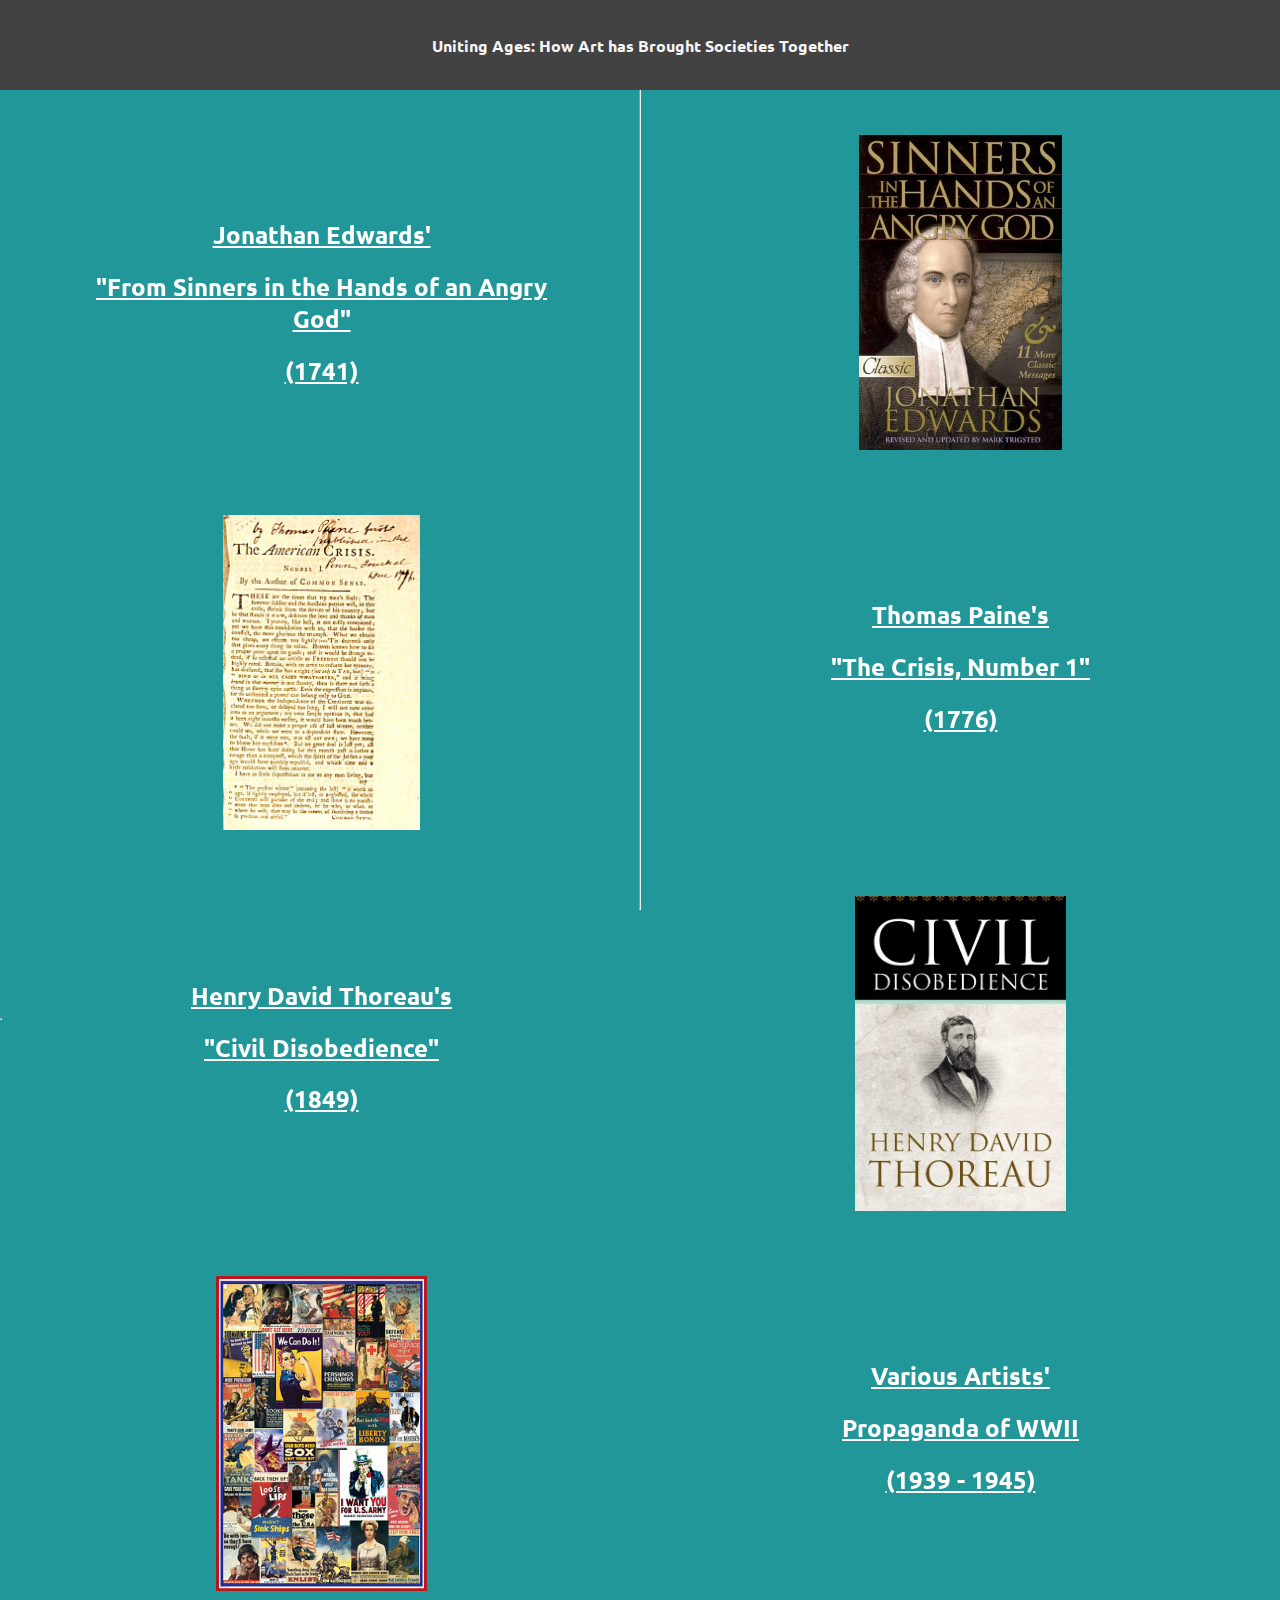
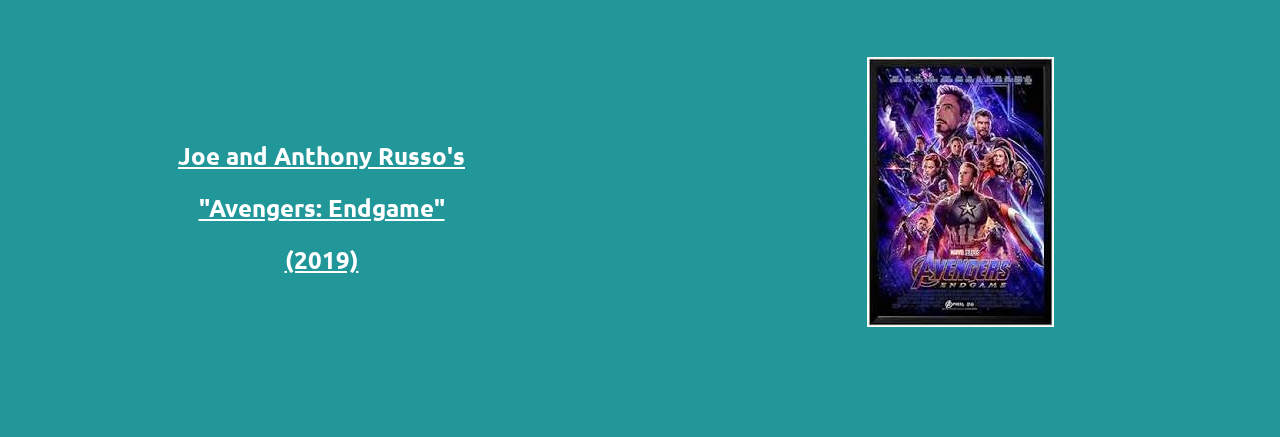
<file: index.html>
<!DOCTYPE html>
<html lang="en">
  <head>
    <meta charset="UTF-8" />
    <meta name="viewport" content="width=device-width, initial-scale=1.0" />
    <link rel="stylesheet" href="./styles/styles.css" />
    <link rel="stylesheet" href="./styles/gradient.css" />
    <title>Uniting Ages</title>
    <link rel="preconnect" href="https://fonts.googleapis.com" />
    <link rel="preconnect" href="https://fonts.gstatic.com" crossorigin />
    <link
      href="https://fonts.googleapis.com/css2?family=Caveat:wght@400..700&family=Libre+Baskerville:ital,wght@0,400;0,700;1,400&family=Ubuntu:ital,wght@0,300;0,400;0,500;0,700;1,300;1,400;1,500;1,700&display=swap"
      rel="stylesheet"
    />
  </head>

  <body class="gradient">
    <div id="top-bar">
      <h1>Uniting Ages: How Art has Brought Societies Together</h1>
    </div>

    <div id="main">
      <hr id="main-line" />

      <hr />

      <div id="main-grid" style="width: 100vw">
        <a href="./pages/sinners.html"
          ><img
            src="./assets/sinners.jpg"
            class="entry-img"
            style="grid-column-start: 2; grid-row-start: 1"
        /></a>

        <div
          class="entry-title left"
          style="grid-column-start: 1; grid-row-start: 1"
        >
          <a href="./pages/sinners.html">
            <h2>Jonathan Edwards'</h2>
            <h2>"From Sinners in the Hands of an Angry God"</h2>
            <h2>(1741)</h2>
          </a>
        </div>

        <a href="./pages/crisis.html"
          ><img
            src="./assets/crisis.jpg"
            class="entry-img"
            style="grid-column-start: 1; grid-row-start: 2"
        /></a>

        <div
          class="entry-title right"
          style="grid-column-start: 2; grid-row-start: 2"
        >
          <a href="./pages/crisis.html">
            <h2>Thomas Paine's</h2>
            <h2>"The Crisis, Number 1"</h2>
            <h2>(1776)</h2>
          </a>
        </div>

        <a href="./pages/civil_disobedience.html"
          ><img
            src="./assets/civil_disobedience.jpg"
            class="entry-img"
            style="grid-column-start: 2; grid-row-start: 3"
        /></a>

        <div
          class="entry-title left"
          style="grid-column-start: 1; grid-row-start: 3"
        >
          <a href="./pages/civil_disobedience.html">
            <h2>Henry David Thoreau's</h2>
            <h2>"Civil Disobedience"</h2>
            <h2>(1849)</h2>
          </a>
        </div>

        <a href="./pages/propaganda.html"
          ><img
            src="./assets/propaganda.jpg"
            class="entry-img"
            style="grid-column-start: 1; grid-row-start: 4"
        /></a>

        <div
          class="entry-title right"
          style="grid-column-start: 2; grid-row-start: 4"
        >
          <a href="./pages/propaganda.html">
            <h2>Various Artists'</h2>
            <h2>Propaganda of WWII</h2>
            <h2>(1939 - 1945)</h2>
          </a>
        </div>

        <a href="./pages/endgame.html"
          ><img
            src="./assets/endgame.jpg"
            class="entry-img"
            style="grid-column-start: 2; grid-row-start: 5"
        /></a>

        <div
          class="entry-title left"
          style="grid-column-start: 1; grid-row-start: 5"
        >
          <a href="./pages/endgame.html">
            <h2>Joe and Anthony Russo's</h2>
            <h2>"Avengers: Endgame"</h2>
            <h2>(2019)</h2>
          </a>
        </div>
      </div>
    </div>
  </body>
</html>
</file>
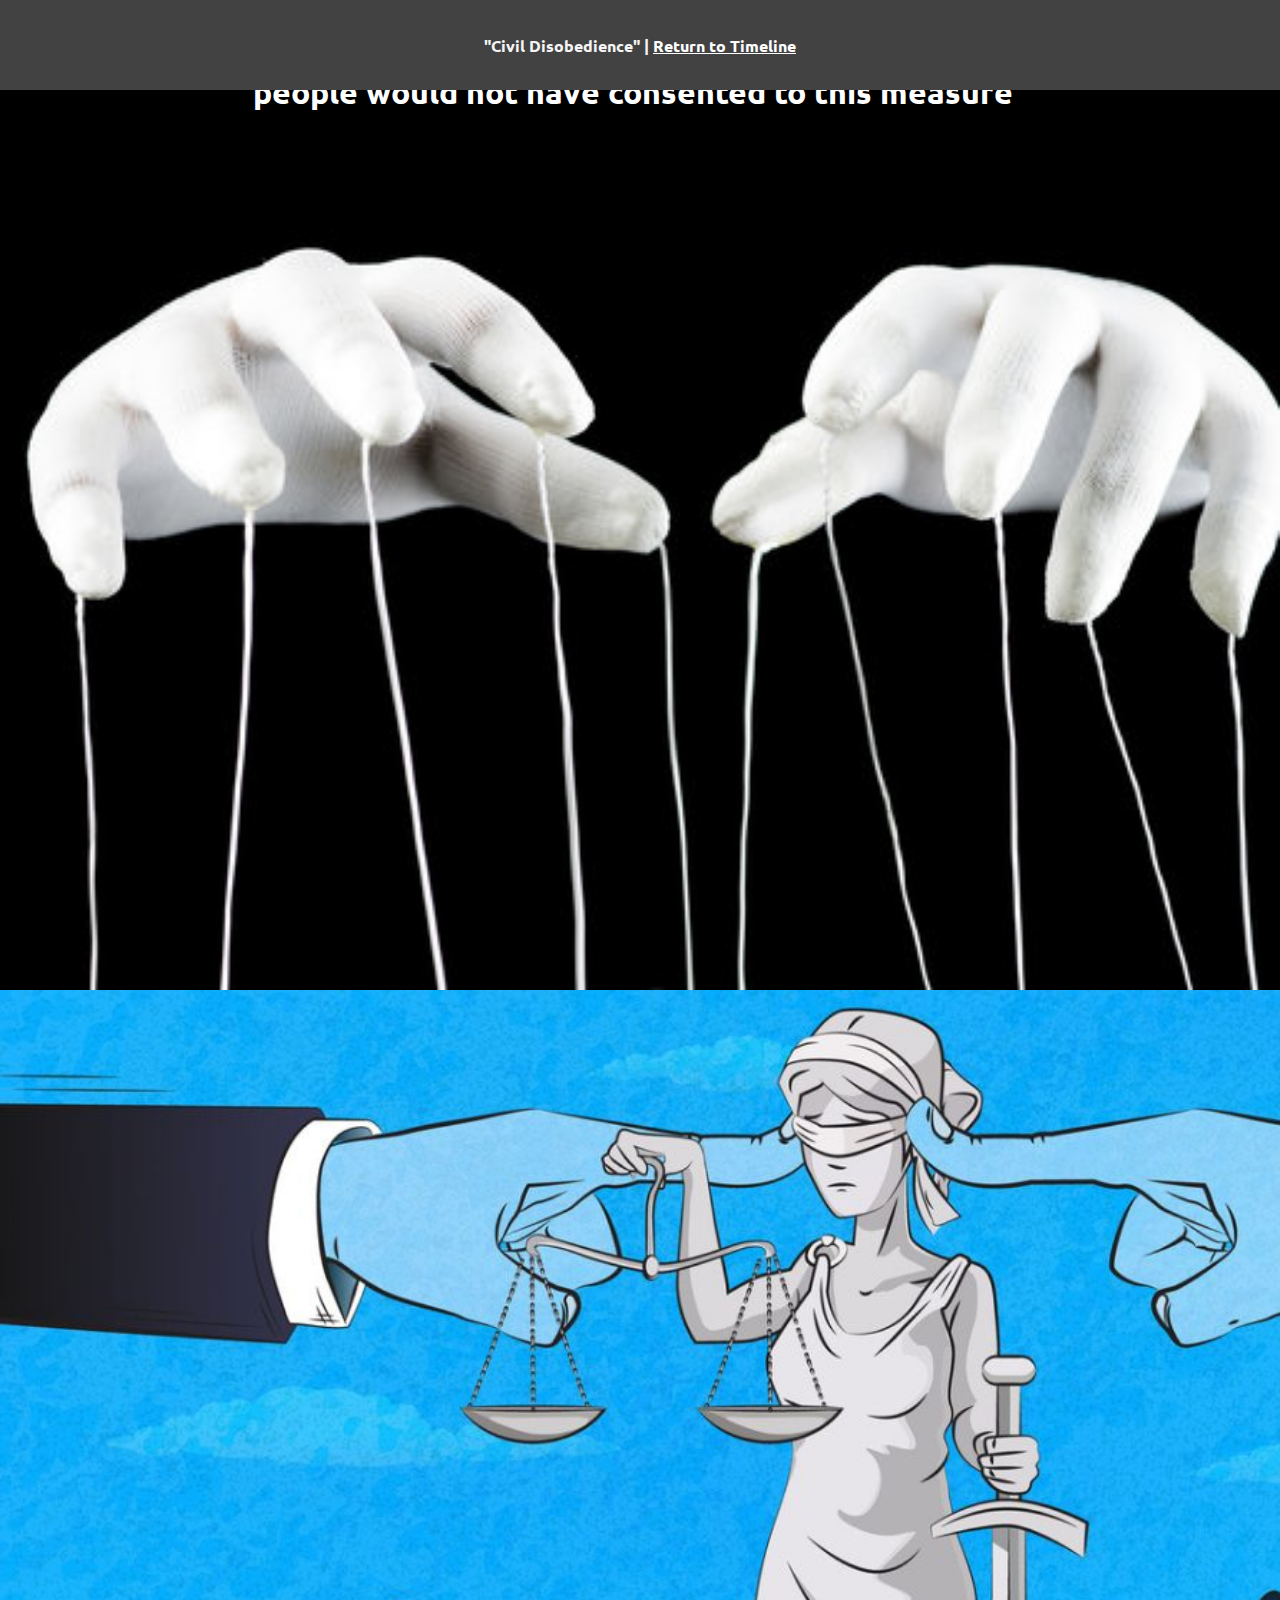
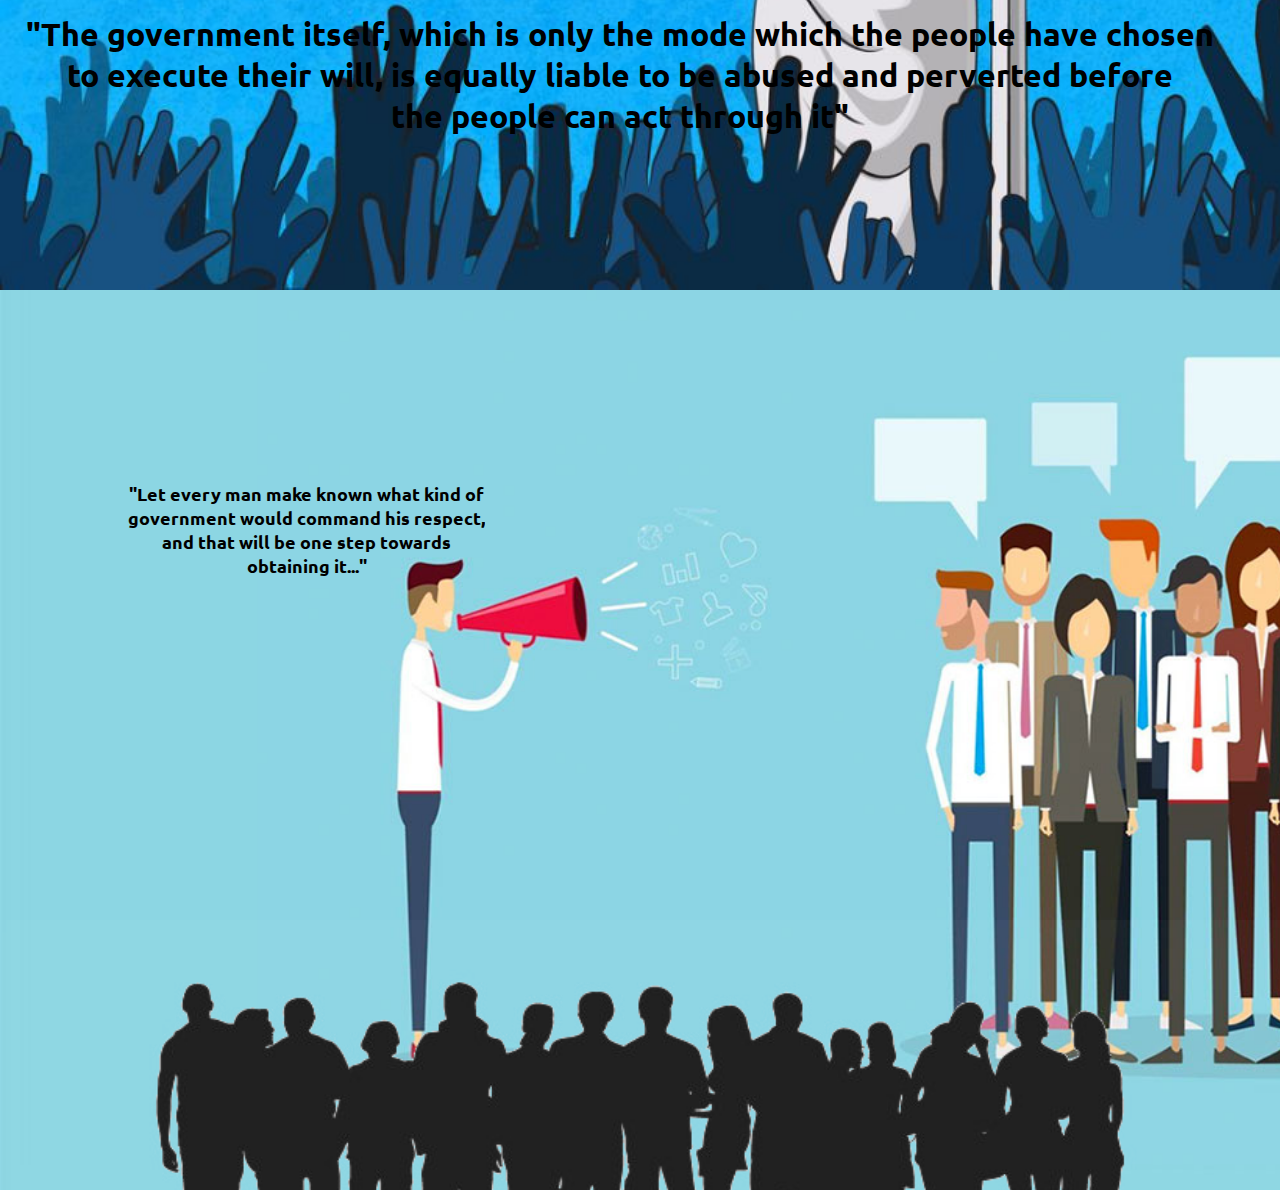
<file: pages/civil_disobedience.html>
<!DOCTYPE html>
<html lang="en">

<head>
  <meta charset="UTF-8" />
  <meta name="viewport" content="width=device-width, initial-scale=1.0" />
  <link rel="stylesheet" href="../styles/styles.css" />
  <link rel="stylesheet" href="../styles/civil_disobedience.css" />
  <link rel="stylesheet" href="../styles/animations.css" />

  <title>Uniting Ages</title>
  <link rel="preconnect" href="https://fonts.googleapis.com" />
  <link rel="preconnect" href="https://fonts.gstatic.com" crossorigin />

  <link
    href="https://fonts.googleapis.com/css2?family=Caveat:wght@400..700&family=Libre+Baskerville:ital,wght@0,400;0,700;1,400&family=Ubuntu:ital,wght@0,300;0,400;0,500;0,700;1,300;1,400;1,500;1,700&display=swap"
    rel="stylesheet" />
</head>

<body style="background-color: black">
  <div id="top-bar">
    <h1>
      "Civil Disobedience" |
      <a href="../index.html">Return to Timeline</a>
    </h1>
  </div>
  <div style="height: 10vh"></div>

  <div id="war">
    <h1 class="quote animation slide-bottom" style="position: absolute; top: -18vh; width: 100vw; text-align: center;">
      "Witness the present Mexican war, the work of<br>
      comparatively a few individuals using the standing<br>
      government as their tool; for in the outset, the<br>
      people would not have consented to this measure"
    </h1>
  </div>
  <div id="government">
    <h1 class="quote animation slide-top" style="position: absolute; top: 67vh; left: 2vw; color: black;">
      "The government itself, which is only the mode which the people have chosen<br>
      to execute their will, is equally liable to be abused and perverted before<br>
      the people can act through it"
    </h1>
  </div>
  <div id="one-step">
    <img src="../assets/sinners/community.png" class="animation slide-top" style="position: absolute; top: 70vh; width: 100vw;" />
    <h1 class="quote animation slide-top" style="position: absolute; top: 20vh; left: 10vw; color:black; font-size: large;">
      "Let every man make known what kind of<br>
      government would command his respect,<br>
      and that will be one step towards<br>
      obtaining it..."
    </h1>
  </div>

  <script src="../scripts/sinners.js"></script>
</body>

</html>
</file>
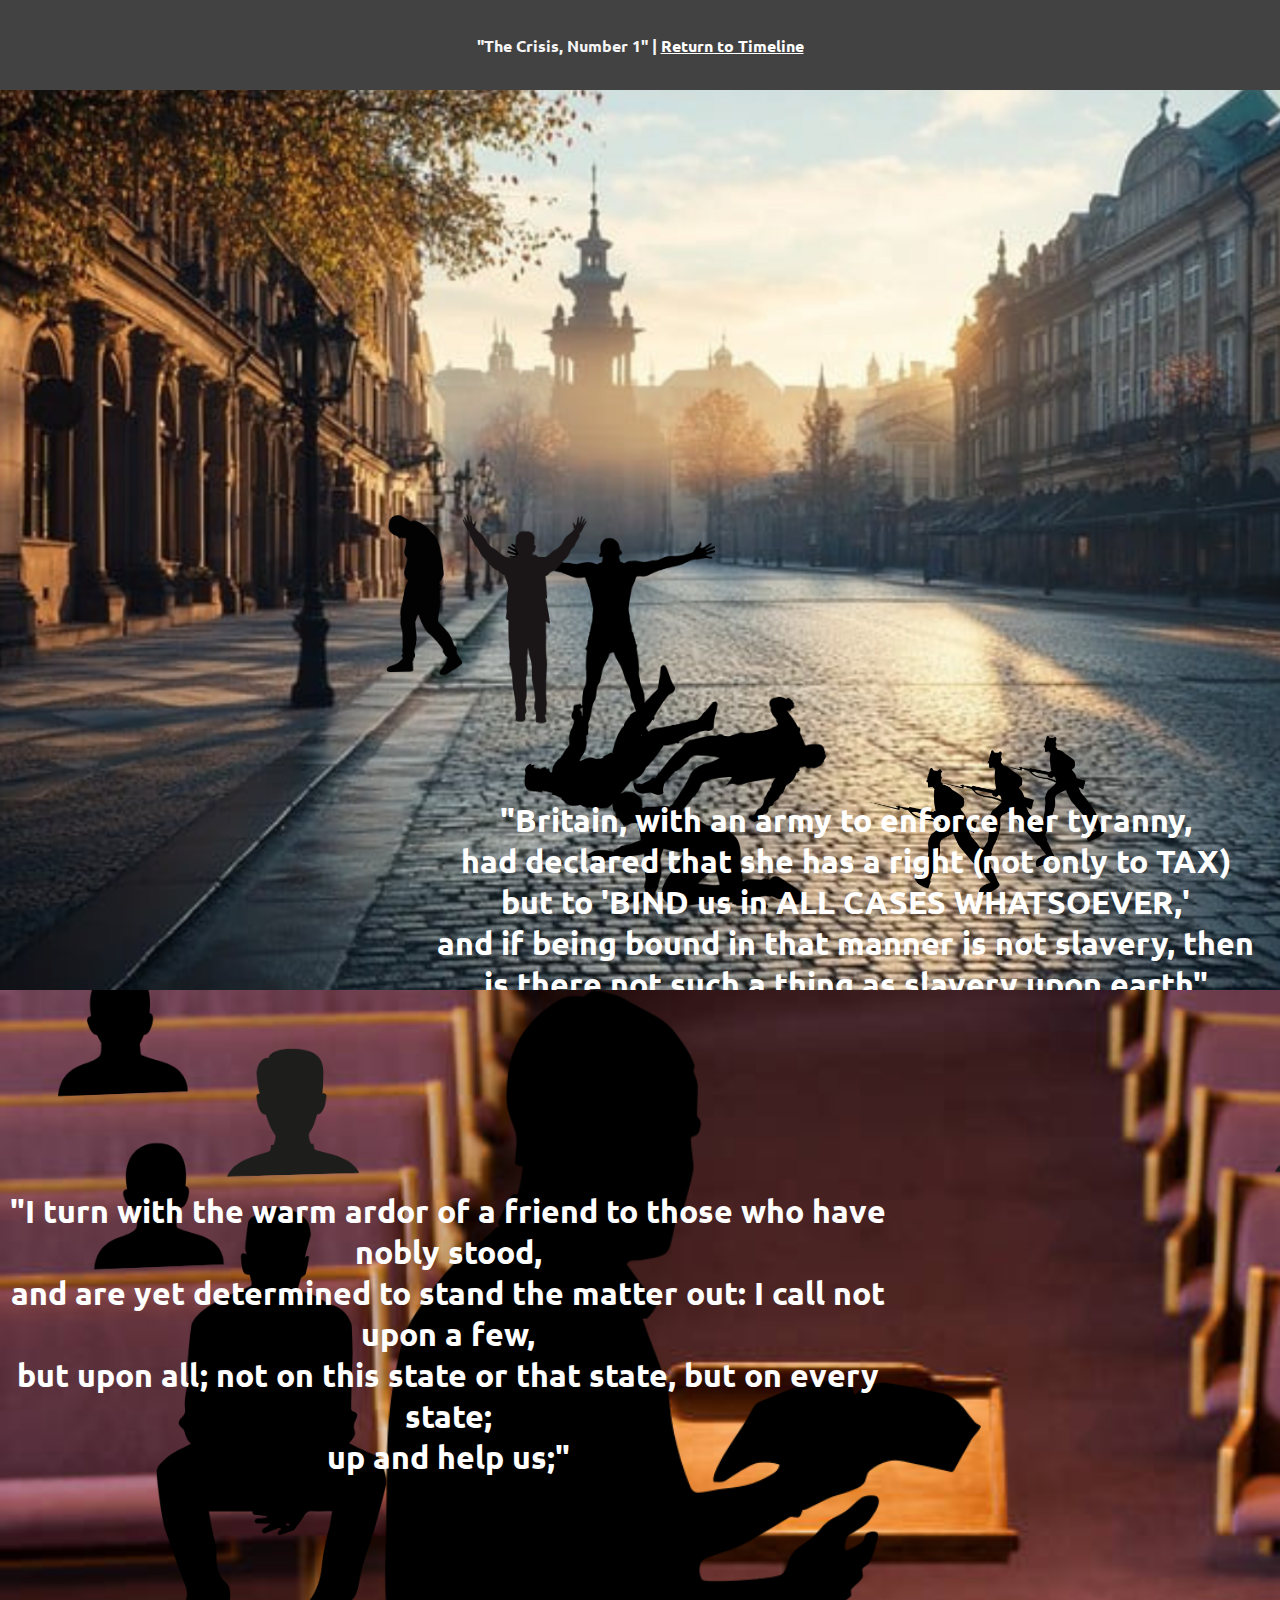
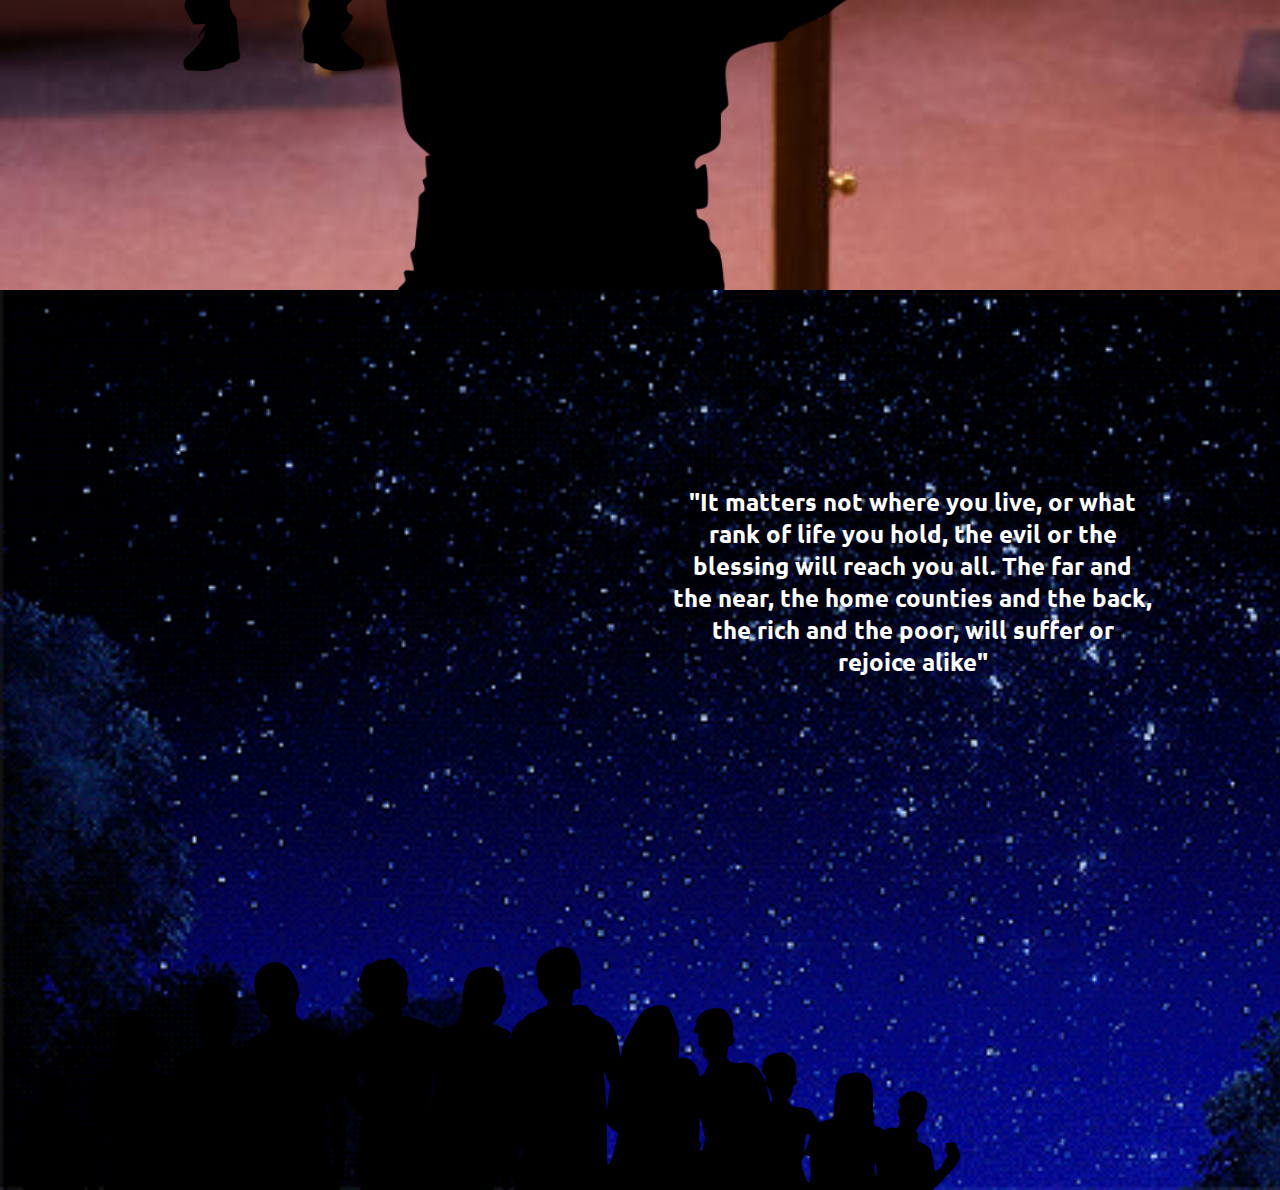
<file: pages/crisis.html>
<!DOCTYPE html>
<html lang="en">

<head>
  <meta charset="UTF-8" />
  <meta name="viewport" content="width=device-width, initial-scale=1.0" />
  <link rel="stylesheet" href="../styles/styles.css" />
  <link rel="stylesheet" href="../styles/crisis.css" />
  <link rel="stylesheet" href="../styles/animations.css" />

  <title>Uniting Ages</title>
  <link rel="preconnect" href="https://fonts.googleapis.com" />
  <link rel="preconnect" href="https://fonts.gstatic.com" crossorigin />

  <link
    href="https://fonts.googleapis.com/css2?family=Caveat:wght@400..700&family=Libre+Baskerville:ital,wght@0,400;0,700;1,400&family=Ubuntu:ital,wght@0,300;0,400;0,500;0,700;1,300;1,400;1,500;1,700&display=swap"
    rel="stylesheet" />
</head>

<body style="background-color: black">
  <div id="top-bar">
    <h1>
      "The Crisis, Number 1" |
      <a href="../index.html">Return to Timeline</a>
    </h1>
  </div>
  <div style="height: 10vh"></div>

  <div id="dominion">
    <img src="../assets/crisis/soldiers.png" class="animation scale-up-center" style="position: absolute; bottom: -2vh; right: 3vw; width: 40vw; transform: scale(0.5);" />
    <h1 class="quote animation slide-top" style="position: absolute; bottom: -4vh; right: 2vw; color: white;">
      "Britain, with an army to enforce her tyranny,<br>
      had declared that she has a right (not only to TAX)<br>
      but to 'BIND us in ALL CASES WHATSOEVER,'<br>
      and if being bound in that manner is not slavery, then<br>
      is there not such a thing as slavery upon earth"<br>
    </h1>
  </div>
  <div id="friend">
    <img src="../assets/crisis/embrace.png" class="animation slide-bottom" style="height: 100vh; left: 30vw; position: absolute; bottom: 0vh; " />
    <h1 class="quote animation slide-top" style="position: absolute; top: 20vh; right: 30vw;">
      "I turn with the warm ardor of a friend to those who have nobly stood,<br>
      and are yet determined to stand the matter out: I call not upon a few,<br>
      but upon all; not on this state or that state, but on every state;<br>
      up and help us;"
    </h1>
  </div>
  <div id="no-matter">
    <img src="../assets/crisis/united.png" class="animation slide-top" style="position: absolute; bottom: -20vh; width: 75vw;" />
    <h1 class="quote animation slide-top" style="position: absolute; top: 20vh; right: 10vw; font-size: x-large;">
      "It matters not where you live, or what<br>
      rank of life you hold, the evil or the<br>
      blessing will reach you all. The far and<br>
      the near, the home counties and the back,<br>
      the rich and the poor, will suffer or<br>
      rejoice alike"
    </h1>
  </div>

  <script src="../scripts/sinners.js"></script>
</body>

</html>
</file>
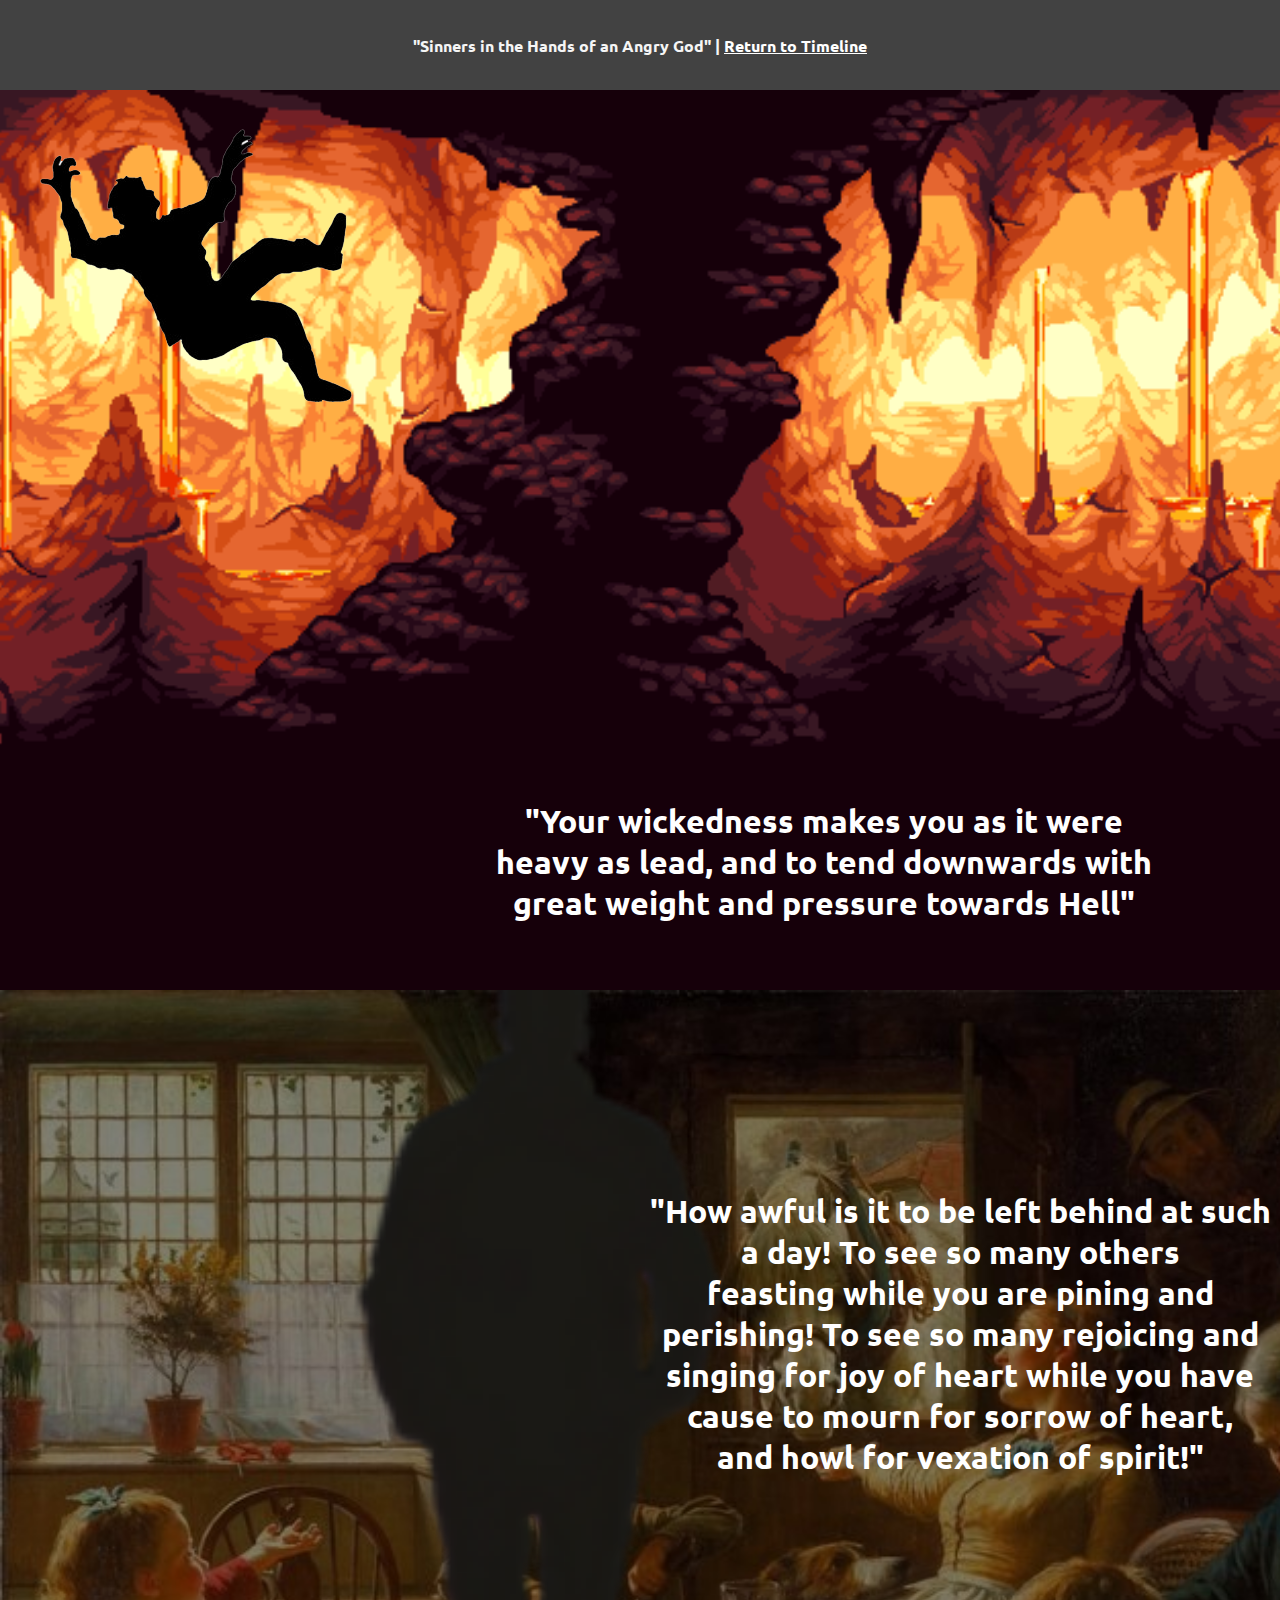
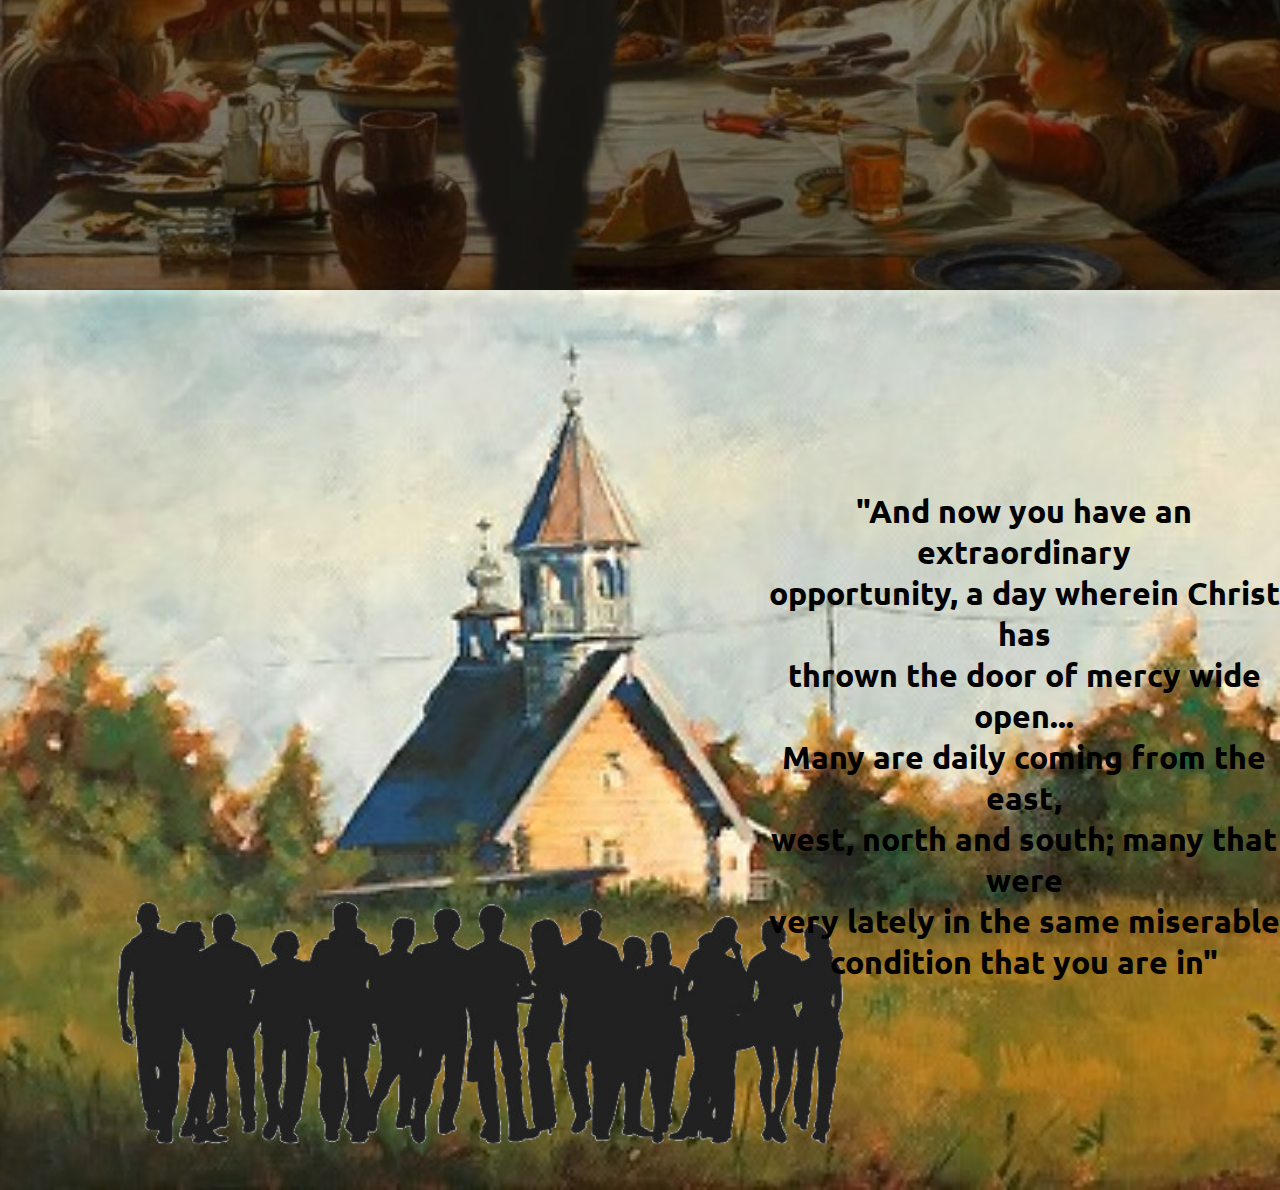
<file: pages/sinners.html>
<!DOCTYPE html>
<html lang="en">

<head>
  <meta charset="UTF-8" />
  <meta name="viewport" content="width=device-width, initial-scale=1.0" />
  <link rel="stylesheet" href="../styles/styles.css" />
  <link rel="stylesheet" href="../styles/sinners.css" />
  <link rel="stylesheet" href="../styles/animations.css" />

  <title>Uniting Ages</title>
  <link rel="preconnect" href="https://fonts.googleapis.com" />
  <link rel="preconnect" href="https://fonts.gstatic.com" crossorigin />

  <link
    href="https://fonts.googleapis.com/css2?family=Caveat:wght@400..700&family=Libre+Baskerville:ital,wght@0,400;0,700;1,400&family=Ubuntu:ital,wght@0,300;0,400;0,500;0,700;1,300;1,400;1,500;1,700&display=swap"
    rel="stylesheet" />
</head>

<body style="background-color: black">
  <div id="top-bar">
    <h1>
      "Sinners in the Hands of an Angry God" |
      <a href="../index.html">Return to Timeline</a>
    </h1>
  </div>
  <div style="height: 10vh"></div>

  <div id="underworld">
    <img src="../assets/sinners/falling.png" class="animation slide-bottom" style="position: absolute; top: 4vh; left: 3vw;" />
    <h1 class="quote animation slide-top" style="position: absolute; bottom: 5vh; right: 10vw;">
      "Your wickedness makes you as it were<br>
      heavy as lead, and to tend downwards with<br>
      great weight and pressure towards Hell"
    </h1>
  </div>
  <div id="alone">
    <img src="../assets/sinners/away_man.png" class="animation slide-bottom" style="height: 120vh; position: absolute; bottom: -10vh; " />
    <h1 class="quote animation slide-top" style="position: absolute; top: 20vh; left: 50vw;">
      "How awful is it to be left behind at such a day! To see so many others<br>
      feasting while you are pining and perishing! To see so many rejoicing and<br>
      singing for joy of heart while you have cause to mourn for sorrow of heart,<br>
      and howl for vexation of spirit!"
    </h1>
  </div>
  <div id="together">
    <img src="../assets/sinners/community.png" class="animation scale-up-center" style="position: absolute; bottom: 0; width: 75vw;" />
    <h1 class="quote animation slide-top" style="position: absolute; top: 20vh; left: 60vw; color:black;">
      "And now you have an extraordinary<br>
      opportunity, a day wherein Christ has<br>
      thrown the door of mercy wide open...<br>
      Many are daily coming from the east,<br>
      west, north and south; many that were<br>
      very lately in the same miserable<br>
      condition that you are in"
    </h1>
  </div>

  <script src="../scripts/sinners.js"></script>
</body>

</html>
</file>
<file: styles/styles.css>
body {
    margin: 0;
    padding: 0;
}

#top-bar h1 {
    font-family: "Ubuntu", serif;
    color: #F5F5F5;
    text-align: center;
    font-size: medium;
}

#top-bar {
    z-index: 100;
    display: flex;
    justify-content: center;
    align-items: center;
    width: 100vw;
    height: 10vh;
    position: fixed;
    background-color: #424242;
}

#main {
    display: flex;
    align-items: center;
    justify-content: center;
}

#main-grid {
    margin-top: 15vh;
    display: grid;
    grid-template-rows: repeat(5, 1fr);
    grid-template-columns: 1fr 1fr;
    row-gap: 5vh;
    width: 100vw;
    height: fit-content;
    padding-bottom: 5vh;
}

#main-line {
    position: fixed;
    justify-self: center;
    height: 100vh;
    top: 0;
    z-index: -1;
}

#main-grid a {
    justify-self: center;
}

.entry-img {
    max-height: 35vh;
    max-width: 22vw;
    object-fit: contain;   
}

.entry-title {
    font-family: "Ubuntu", serif;
    color: white;
    text-align: center;
    padding: 10%;
}

.quote {
    color: white;
    position: relative;
    font-family: "Ubuntu", serif;
    text-align: center;
    position: relative;
    overflow-y: hidden;
}

a {
    color: white;
    text-decoration: underline;
}

@media (max-height: 770px) {
    h1 {
        font-size: inherit;
    }

    #main-grid {
        width: 90vw;
    }

    #main-line {
        height: 230vh;
    }
}
</file>
<file: styles/gradient.css>
.gradient {
	background: linear-gradient(-45deg, #48CFCB, #229799, #229799);
	background-size: 400% 400%;
	animation: gradient 15s ease infinite;
}

@keyframes gradient {
	0% {
		background-position: 0% 50%;
	}
	50% {
		background-position: 100% 50%;
	}
	100% {
		background-position: 0% 50%;
	}
}
</file>
<file: styles/civil_disobedience.css>
#war {
    height: 100vh;
    background-image: url("../assets/civil_disobedience/puppet.jpg");
    background-size: cover;
    overflow-y: hidden;
    position: relative;
}

#government {
    height: 100vh;
    background-image: url("../assets/civil_disobedience/silence.jpg");
    background-size: cover;
    overflow-y: hidden;
    position: relative;
}

#one-step {
    height: 100vh;
    background-image: url("../assets/civil_disobedience/spread.jpg");
    background-size: cover;
    position: relative;
    overflow-y: hidden;
    position: relative;
}
</file>
<file: styles/animations.css>
.slide-top.active {
    -webkit-animation: slide-top 1.5s cubic-bezier(0.250, 0.460, 0.450, 0.940) both;
    animation: slide-top 1.5s cubic-bezier(0.250, 0.460, 0.450, 0.940) both;
}

@-webkit-keyframes slide-top {
    0% {
        -webkit-transform: translateY(-100px);
        transform: translateY(-100px);
    }

    100% {
        -webkit-transform: translateY(0);
        transform: translateY(0);
    }
}

@keyframes slide-top {
    0% {
        -webkit-transform: translateY(0);
        transform: translateY(0);
    }

    100% {
        -webkit-transform: translateY(-100px);
        transform: translateY(-100px);
    }
}

.slide-bottom.active {
    -webkit-animation: slide-bottom 3s cubic-bezier(0.250, 0.460, 0.450, 0.940) both;
    animation: slide-bottom 3s cubic-bezier(0.250, 0.460, 0.450, 0.940) both;
}

@-webkit-keyframes slide-bottom {
    0% {
        -webkit-transform: translateY(0);
        transform: translateY(0);
    }

    100% {
        -webkit-transform: translateY(200px);
        transform: translateY(200px);
    }
}

@keyframes slide-bottom {
    0% {
        -webkit-transform: translateY(0);
        transform: translateY(0);
    }

    100% {
        -webkit-transform: translateY(200px);
        transform: translateY(200px);
    }
}

.scale-up-center.active {
    -webkit-animation: scale-up-center 4s cubic-bezier(0.390, 0.575, 0.565, 1.000) both;
    animation: scale-up-center 4s cubic-bezier(0.390, 0.575, 0.565, 1.000) both;
}

@-webkit-keyframes scale-up-center {
    0% {
        -webkit-transform: scale(0.5);
        transform: scale(0.5);
    }

    100% {
        -webkit-transform: scale(1);
        transform: scale(1);
    }
}

@keyframes scale-up-center {
    0% {
        -webkit-transform: scale(0.5);
        transform: scale(0.5);
    }

    100% {
        -webkit-transform: scale(1);
        transform: scale(1);
    }
}
</file>
<file: styles/crisis.css>
#dominion {
    height: 100vh;
    background-image: url("../assets/crisis/streets.png");
    background-size: cover;
    overflow-y: hidden;
    position: relative;
}

#friend {
    height: 100vh;
    background-image: url("../assets/crisis/sermon.png");
    background-size: cover;
    overflow-y: hidden;
    position: relative;
}

#no-matter {
    height: 100vh;
    background-image: url("../assets/crisis/stars.gif");
    background-size: cover;
    position: relative;
    overflow-y: hidden;
    position: relative;
}
</file>
<file: styles/sinners.css>
#underworld {
    height: 100vh;
    background-image: url("../assets/sinners/background_1.gif");
    background-size: cover;
    background-position-x: 50vw;
    overflow-y: hidden;
    position: relative;
}

#alone {
    height: 100vh;
    background-image: url("../assets/sinners/feast.jpg");
    background-size: cover;
    overflow-y: hidden;
    position: relative;
}

#together {
    height: 100vh;
    background-image: url("../assets/sinners/church.jpg");
    background-size: cover;
    position: relative;
    overflow-y: hidden;
    position: relative;
}
</file>
